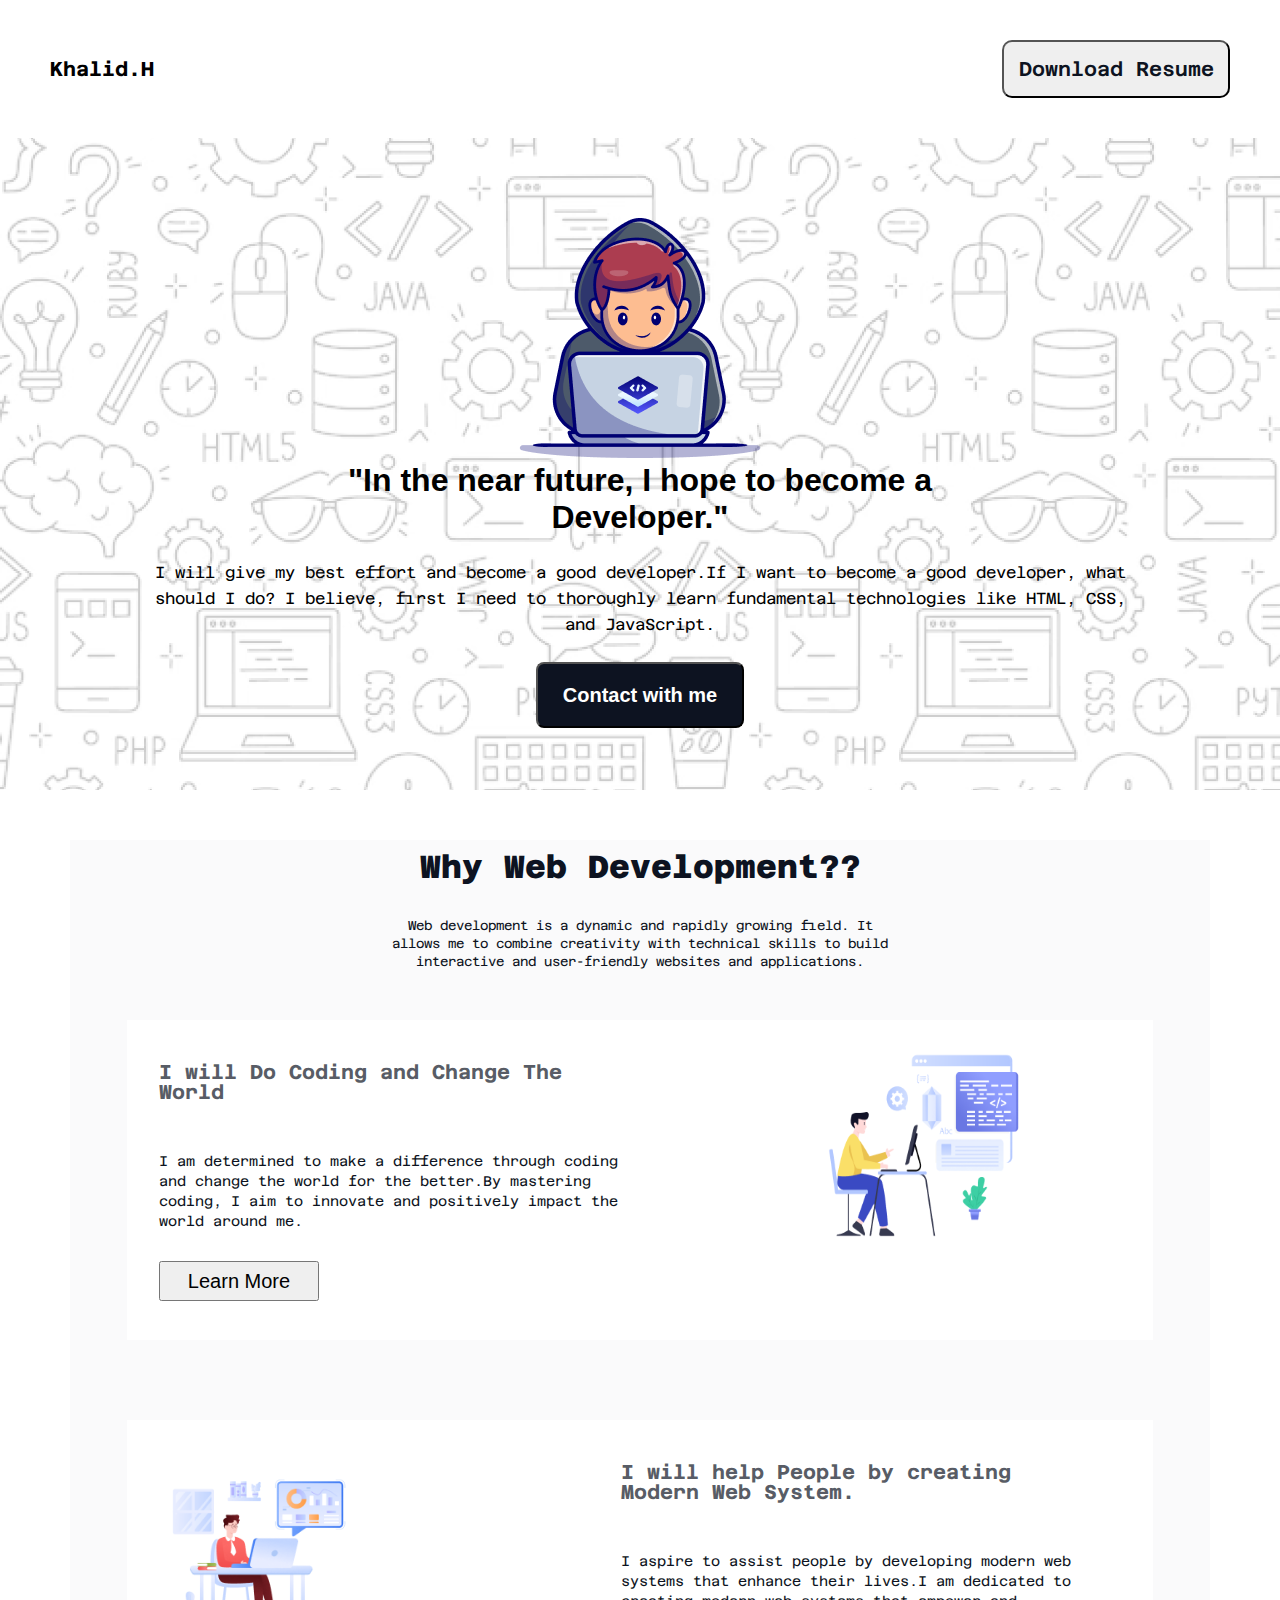
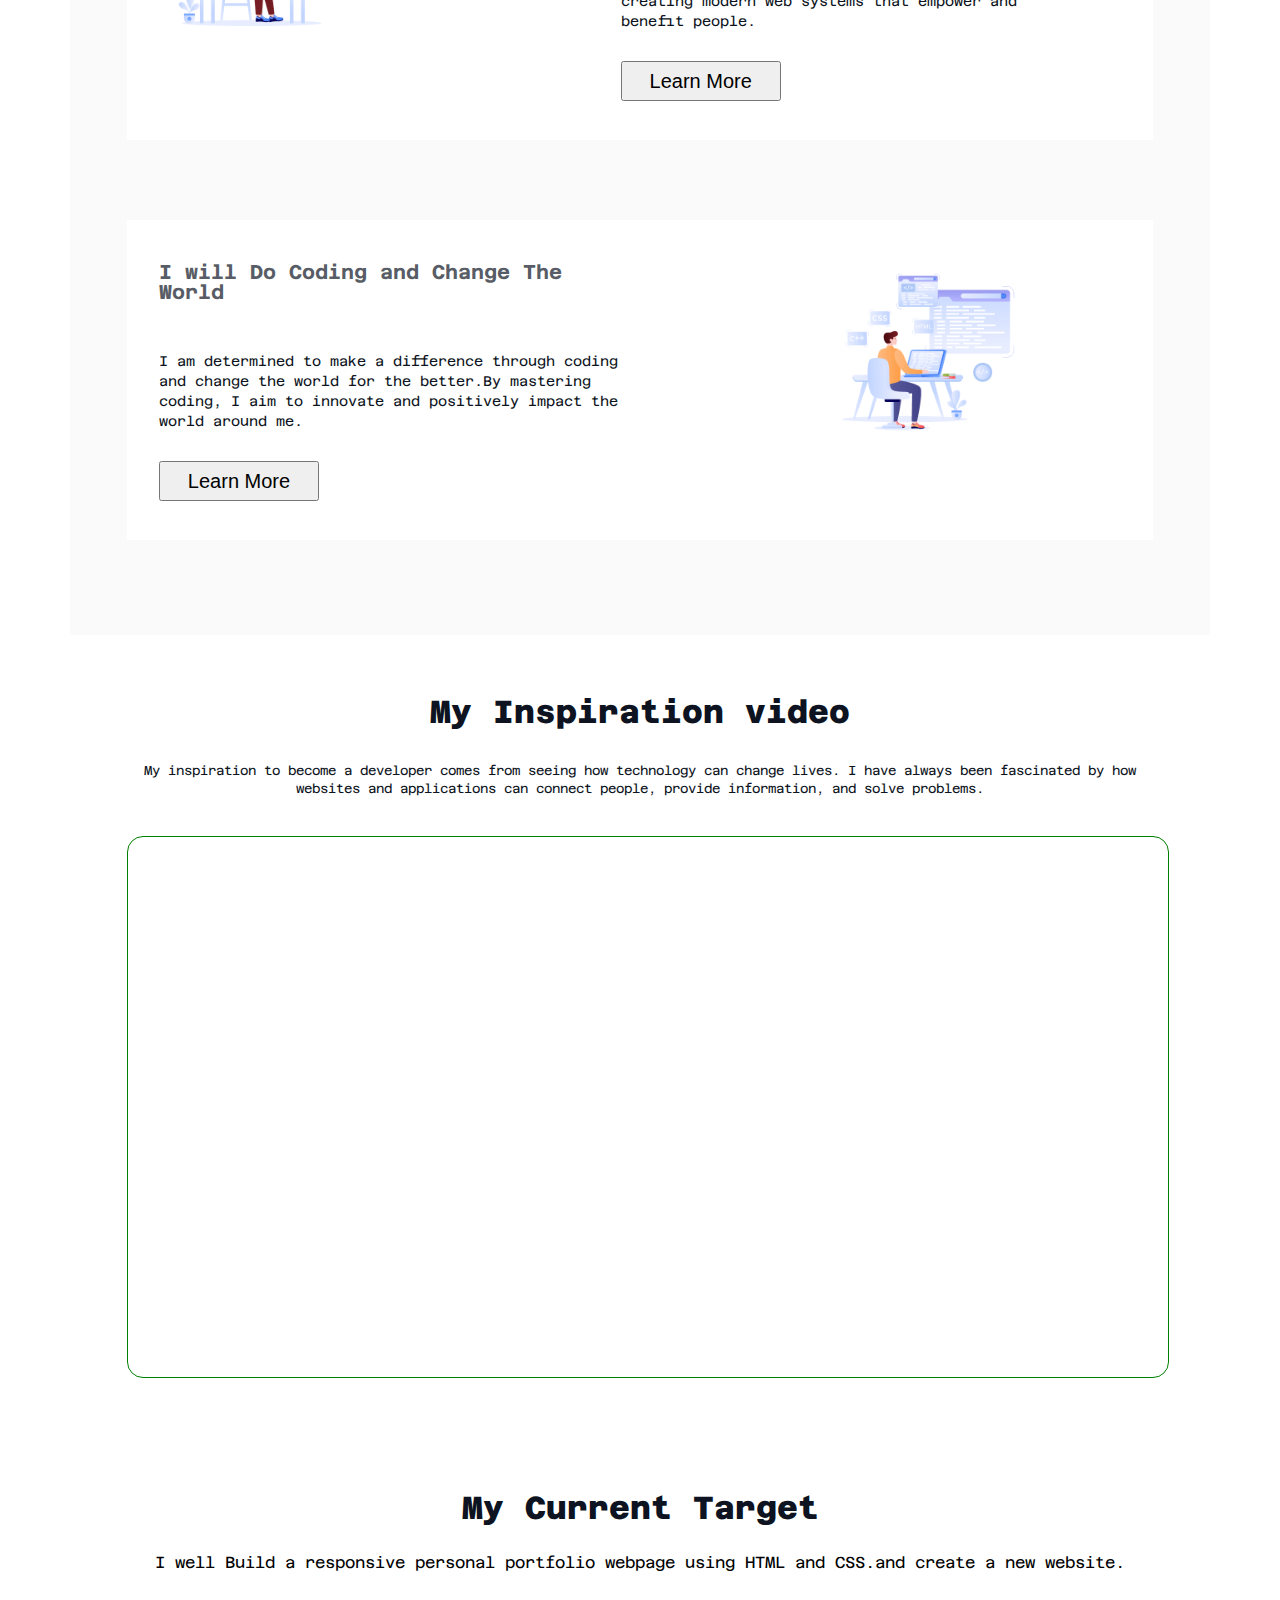
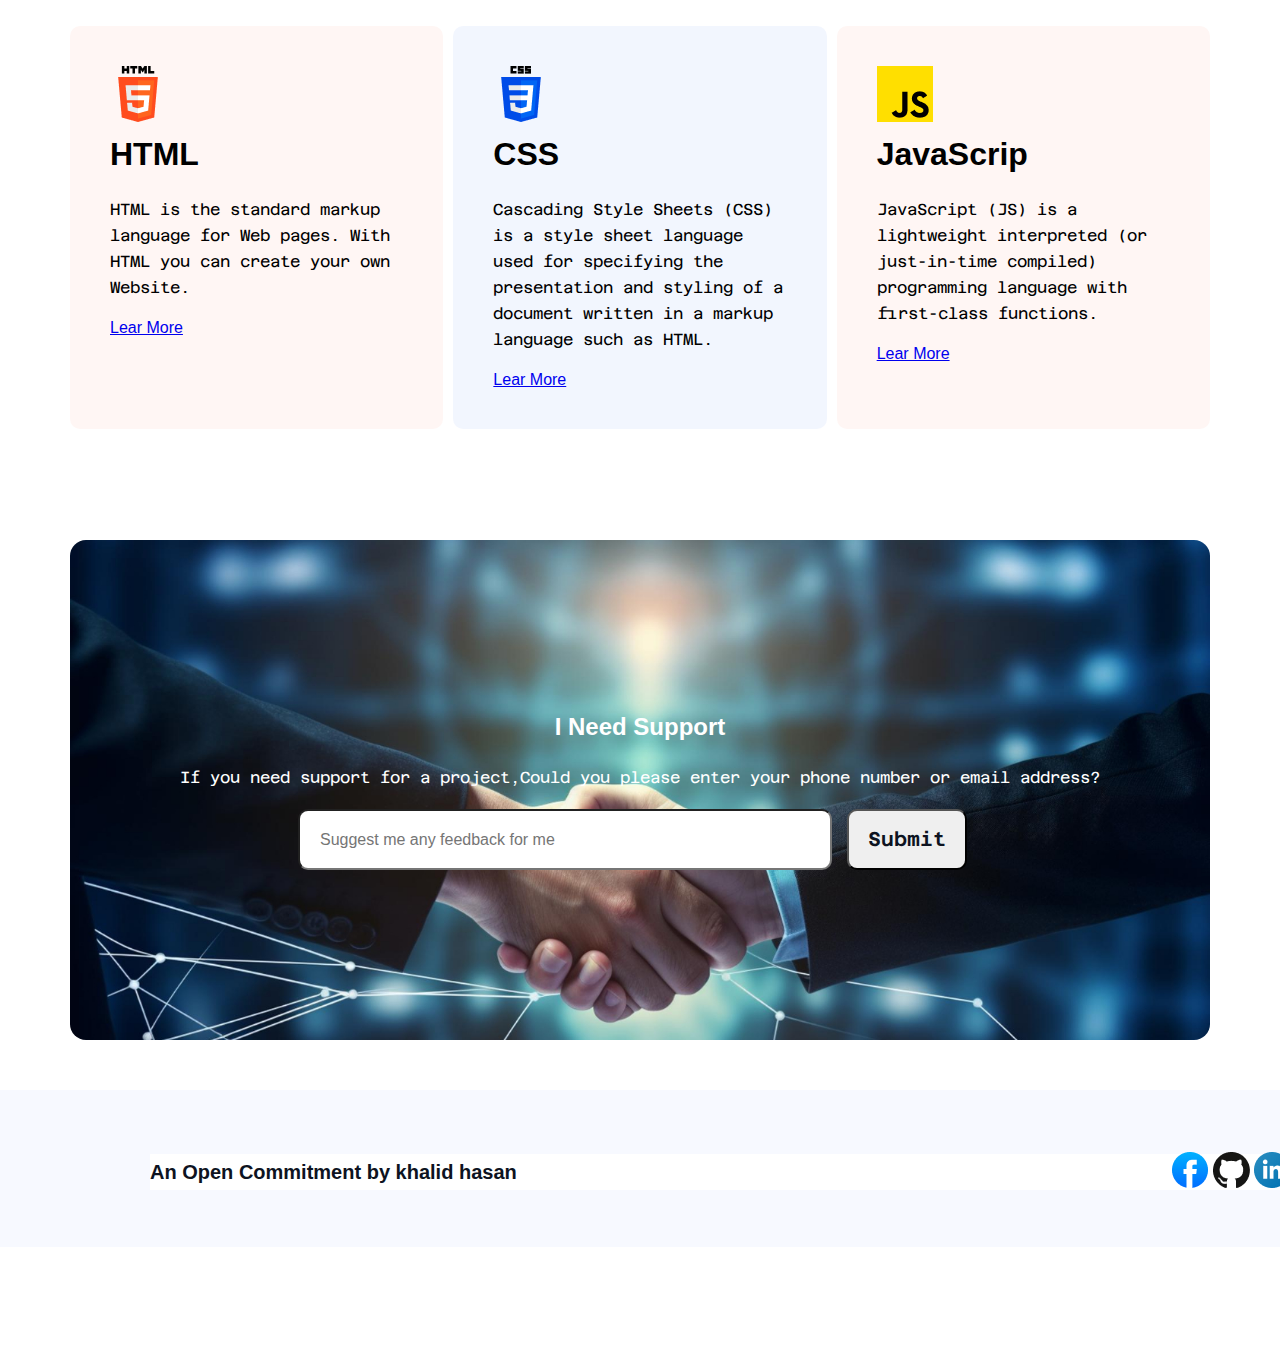
<file: index.html>
<!DOCTYPE html>
<html lang="en">
<head>
  <meta charset="UTF-8">
  <meta name="viewport" content="width=device-width, initial-scale=1.0">
  <title>First Assignment</title>

<link rel="stylesheet" href="styles.css">
</head>
<body>
  <header>
    <nav class="nav">
      <h3>Khalid.H</h3>
      <button class="Download">Download Resume</button>
    </nav>
  </header>

 <main>

  <!-------- first-page-Developer-section --------->

    <section class="banner-section-container" >
      
      <div class="bannar-image-continer">

      
        <img src="./assets/Group.png" alt="">
      
      
        <h1 >"In the near future, I hope to become a <br>Developer."</h1>

        <p>I will give my best effort and become a good developer.If I want to become a good developer, what should I do? I believe, first I need to thoroughly learn fundamental technologies like HTML, CSS, and JavaScript. </p>
   
       <button class="btn-1"><a href="#contact">Contact with me</a></button>
  
      </div>

    </section>

    <!----- development-section ------>

    <section class="development-container">
      
      <div class="development-content">
        <div class="development-title">
          <h2>Why Web Development??</h2>
          <p>
            Web development is a dynamic and rapidly growing field. It allows me to combine creativity with technical skills to build interactive and user-friendly websites and applications.
          </p>
        </div>
        


        <div class="development-resource-container">
          <div class="web-resource-content">
            <div class="title-text-container">
              <h3>I will Do Coding and Change The World</h3>
              <p>
                I am determined to make a difference through coding and change the world for the better.By mastering coding, I aim to innovate and positively impact the world around me.
              </p>
              <button class="btn-one">Learn More</button>
            </div>

            <div class="image-contant">
              <img class="first-image" src="assets/Layer_1.png" alt="" />
            </div>
          </div>
        </div>

        <div class="development-resource-container">
          <div class="web-resource-content">
            <div class="image-contant">
              <img class="second-image" src="assets/Group 3.png" alt="" />
            </div>
            <div class="title-text-container">
              <h3>I will help People by creating Modern Web System.</h3>
              <p>
                I aspire to assist people by developing modern web systems that enhance their lives.I am dedicated to creating modern web systems that empower and benefit people.
              </p>
              <button class="btn-two">Learn More</button>
            </div>
          </div>
        </div>

        <div class="development-resource-container">
          <div class="web-resource-content">
            <div class="title-text-container">
              <h3>I will Do Coding and Change The World</h3>
              <p>
                I am determined to make a difference through coding and change the world for the better.By mastering coding, I aim to innovate and positively impact the world around me.
              </p>
              <button class="btn-three">Learn More</button>
            </div>

            <div class="image-contant">
              <img class="third-image" src="assets/Group 4.png" alt="" />
            </div>
          </div>
        </div>
      </div>
 
    </section>
  
    <!------ Inspiration-section ------->

    <section class="insp-container">
      <div class="insp-title-content">
        <h2>My Inspiration video</h2>
        <p>
          My inspiration to become a developer comes from seeing how technology can change lives. I have always been fascinated by how websites and applications can connect people, provide information, and solve problems. 
        </p>
      
        <br>
          <div class="video">
            <iframe width="100%" height="100%" src="https://www.youtube.com/embed/DGHn2uOAVCE?si=0QjzTuNBliBqDZMb" title="YouTube video player" frameborder="0" allow="accelerometer; autoplay; clipboard-write; encrypted-media; gyroscope; picture-in-picture; web-share" referrerpolicy="strict-origin-when-cross-origin" allowfullscreen style="border-radius: 10px;"></iframe>
          </div>
        
      </div>

    </section>

<!-- target-container-section -->

    <section class="four-banner-contianer">
      <div class="targate">
        <div class="targate-title">
              
            <div class="target-title-post">
                <h2>My Current Target</h2>
              <p>I well Build a responsive personal portfolio webpage using HTML and CSS.and create a new website.</p>
            </div>
    
          <div class="current-target-web-design ">
              
            <div class="Current-target-html">
                <div class="Current-target-continur">
                  <img src="./assets/html.png" style="margin-bottom: 10px;" alt="">
                    <h1>HTML</h1>
                    <p> HTML is the standard markup language for Web pages. With HTML you can create your own Website.</p>
                    <br>
                    <a href="https://www.w3schools.com/html/">Lear More</a>
                </div>
    
            </div> 
            
            <div class="Current-target-css">
                <div class="Current-target-continur">
                    <img src="./assets/css.png" style="margin-bottom: 10px;" alt="">
                    <h1>CSS</h1>
                    <p>Cascading Style Sheets (CSS) is a style sheet language used for specifying the presentation and styling of a document written in a markup language such as HTML.</p>
                    <br>
                    <a href="https://www.w3schools.com/css/default.asp">Lear More</a>
                </div>
    
            </div> 
    
            <div class="Current-target-java">
                <div class="Current-target-continur">
                    <img src="./assets/js.png" style="margin-bottom: 10px;" alt="">
                    <h1>JavaScrip</h1>
                    <p>JavaScript (JS) is a lightweight interpreted (or just-in-time compiled) programming language with first-class functions.</p>
                    <br>
                    <a href="https://www.w3schools.com/js/default.asp">Lear More</a>
                </div>
    
            </div> 
    
          </div>
    
        </div>
      
      </div>

      <!----- support-section ------>
      
      <div class="Support" >
          <div class="Support-text" >
          
            <h2 >I Need Support</h2>
            <p>If you need support for a project,Could you please enter your phone number or email address?</p>
            <br>
          </div>
          
          <form action="" >
            
            <div class="s-buttan">
              <input class="s-input" type="email" name="phone" id="phone"  placeholder="Suggest me any feedback for me" pattern="Enter a phone number" >
              
              <button class="s-btn" type="button" value="Submit">Submit</button>
              
            </div>
         
          </form>
          
        </div>
      
      </div>

    </section>

   
  </main>

<!-------- footer-section ---------->

  <footer class="footer-main" id="contact" >
  <div class="footer-container">

    <div class="footer-title">An Open Commitment by khalid hasan</div>
    
    <div class="footer-social">
        <a href="https://www.facebook.com/reju.raj.524/">
            <img src="./assets/facebook.png" alt="">
        </a>
        <a href="https://github.com/Khalid01081999">
            <img src="./assets/github.png" alt="">
        </a>
        <a href="https://www.linkedin.com/in/khalid-hasan-740209247/">
            <img src="./assets/linkedin-icon 1.png" alt="">
        </a>
        
    </div>
  </div>
</footer>

</body>
</html>
</file>
<file: styles.css>
@import url('https://fonts.googleapis.com/css2?family=Azeret+Mono:ital,wght@0,100..900;1,100..900&display=swap');

*{
  
  margin: 0;
  padding: 0;
}
body{ 
  font-family: "Popping",sans-serif;

}
.nav {
  width: 1200px;
  display: flex;
  justify-content: space-between;
  align-items: center;
  margin: 0 auto;
  margin-top: 30px;
}
.nav h3{
  
  font-family: Azeret Mono;
  font-size: 20px;
  margin: 10px;
  
}
.Download{
  width: 228px;
  height: 58px;
  color: rgb(13, 19, 33);
  font-family: Azeret Mono;
  font-size: 20px;
  font-weight: 600;
  line-height: 23px;
  margin: 10px;
  border-radius: 10px;
}

/*------- first-banner-section ----------*/

.banner-section-container{
  max-width:1440px;
  height: 652px;
  display: flex;
  margin: 0 auto;
  margin-top: 30px;
  background-image: url('./assets/Hero-bg.png');
}

.bannar-image-continer{
    width: 998px;
    height: 582px;
    margin: 80px auto;
    text-align: center;
    justify-content: center;
  
}

p{
  font-family: Azeret Mono;
  font-size: 16px;
  font-weight: 400;
  line-height: 26px;
  margin-top: 24px;
}

.btn-1{
  width: 208px;
  height: 66px;
  border-radius: 8px;
  background: rgb(13, 19, 33);
  font-size: 20px;
  font-weight: 600;
  margin-top: 24px;
  
}

.btn-1 a{
  text-decoration: none;
  color: white;
}

/* ---------- development-section------- */

.development-container{
  width: 1140px;
  margin: 0 auto;
  height: 1395px;
  background: rgba(13, 19, 33, 0.02);
  
}
.development-content{
  
  width: 90%;
  height: 1100px;
  margin: 50px auto;
}
.development-title{
  width: 50%;
  margin: 0 auto;
  height: 130px;
}
.development-title h2{
  color: rgb(13, 19, 33);
  font-family: Azeret Mono;
  font-size: 32px;
  font-weight: 800;
  line-height: 37px;
  letter-spacing: 0%;
  text-align: center;
  padding: 8px 0;
}

.development-title p{
  color: rgb(13, 19, 33);
  font-family: Azeret Mono;
  font-size: 13px;
  font-weight: 400;
  line-height: 18px;
  text-align: center;
}

.development-resource-container{
  width: 100%;
  margin: 0px auto;
  height: 320px;
  margin-bottom: 80px;
  display: flex;
  margin-top: 50px;
  background-color: white;

}
.web-resource-content{
width: 90%;
height: 250px;
display: flex;
margin: 32px 32px ;
}
.title-text-container{
  width: 50%;
  margin: 0 auto;
  height: 250px;
}
.image-contant{
  width: 50%;
  margin: 0 auto;
  height: 250px;
}
.title-text-container h3{
  color: rgba(13, 19, 33, 0.7);
  font-family: Azeret Mono;
  font-size: 20px;
  font-weight: 700;
  line-height: 20px;
  text-align: left;
  padding: 10px 0px;
  margin: 0;
}

.title-text-container p{
  color: rgb(13, 19, 33);
  font-family: Azeret Mono;
  font-size: 14px;
  font-weight: 400;
  line-height: 20px;
  letter-spacing: 0%;
  text-align: left;
  padding: 15px 0px;
  margin-bottom: 15px;
}
.btn-one,
.btn-two,
.btn-three {
  width: 160px;
  height: 40px;
  font-size: 20px;
  font-weight: 400;
}
.first-image{
  margin-left: 45%;
  height: 200px;
  width: 200px;
}

.second-image {
  margin-right: 45%;
  height: 200px;
  width: 200px;
}

.third-image {
  margin-left: 45%;
  height: 200px;
  width: 200px;
}

/* --------- Inspiration-section ------------ */

.insp-container {
  width: 1140px;
  margin: 0 auto;

}
.insp-title-content {
  width: 90%;
  margin: 50px auto;
  margin-bottom:20px ;
}
.insp-title-content h2 {
  color: rgb(13, 19, 33);
  font-family: Azeret Mono;
  font-size: 32px;
  font-weight: 800;
  line-height: 37px;
  letter-spacing: 0%;
  text-align: center;
  padding: 8px 0;
  
}
.insp-title-content p {
  color: rgb(13, 19, 33);
  font-family: Azeret Mono;
  font-size: 13px;
  font-weight: 400;
  line-height: 18px;
  text-align: center;
}

/*---------- video-section ----------*/

.video{
  width: 1000px;
  height: 500px;
  border: 1px solid green;
  padding: 20px;
  margin: 0 auto;
  margin-top: 20px;
  border-radius: 16px;
  }
  
  /* --------target-section------ */

  .targate-title{

    width: 1140px; 
    margin: 111px auto;
  
  }
  .target-title-post{
    width: 90%;
    margin: 0 auto;
    text-align: center;
    flex-direction: column;
    margin: 50px auto;
  }
  .target-title-post h2{
    color: rgb(13, 19, 33);
    font-family: Azeret Mono;
    font-size: 32px;
    font-weight: 800;
    line-height: 37px;
    letter-spacing: 0%;
    text-align: center;
  
  }
  .current-target-web-design{
    width: 1140px;
    margin: 0 auto;
    display: flex;
    gap: 10px;
   
  }
  .current-target{
    width: 90%;
    margin: 0 auto;
    margin-top: 10px;
    gap: 10px;
    border: 1px solid green;
  }
  .Current-target-html{
    width: 30%;
    padding: 40px;
    background-color: rgba(255, 76, 30, 0.05);
    border-radius: 10px;
  }
  .Current-target-css{
    width: 30%;
    padding: 40px;
    background-color: rgba(0, 76, 232, 0.05);
    border-radius: 10px;
  }
  .Current-target-java{
    width: 30%;
    padding: 40px;
    background-color: rgba(255, 76, 30, 0.05);
    border-radius: 10px;
  }

  /* -------support-section ------*/
  .Support{
    display: flex;
    flex-direction: column;
    justify-content: center;
    align-items: center;
    width: 1140px;
    height: 500px;
    left: 100px;
    right: 100px;
    top: 450px;
    bottom: 179px;
    margin: 0 auto;
    background-image: url('./assets/handshake.jpg');
    background-size: cover;
    border-radius: 16px;  
  }
  .Support-text{
    
    color: white;
    margin:0 auto;
    text-align: center;
   
  }
  .s-buttan{
    
    width: 684px;
    height: 58px;
    display: flex;
    flex-direction: row;
    justify-content: flex-start;
    align-items: flex-start;
    padding: 0px;
    margin: 0 auto;
   
  }
  .s-input{
    width: 500px;
    height: 57px;
    font-size: 16px;
    font-weight: 400;
    padding: 0px 10px 0px 20px;
    margin-right: 15px;
    border-radius: 10px;
  }
  
  .s-btn {
    width: 120px;
    height: 61px;
    color: rgb(13, 19, 33);
    font-family: Azeret Mono;
    font-size: 20px;
    font-weight: 600;
    line-height: 23px;
    text-align: center;
    border-radius: 10px;
}

/* --------footer-section----------- */
.footer-main {
    width: 1440px;
    height: 100px;
    background: #eee;
    padding-top: 57px;
    display: flex;
    justify-content: space-around;
    align-items: center;
    background-color: rgba(0, 76, 255, 0.03);
    margin: 0 auto;
    margin-top: 50px;
    margin-bottom: 100px;
}

.footer-container {
    
    width: 1140px;
    height: 36px;
    display: flex;
    justify-content: space-between;
    align-items:center;
    background-color: white;
    margin-bottom: 50px;
}

.footer-title{
    color: rgb(13, 19, 33);
    font-size: 20px;
    font-weight: 600;
    line-height: 23px;
    letter-spacing: 0%;
    text-align: center;
}
.footer-social a {
    text-decoration: none;
}
</file>
